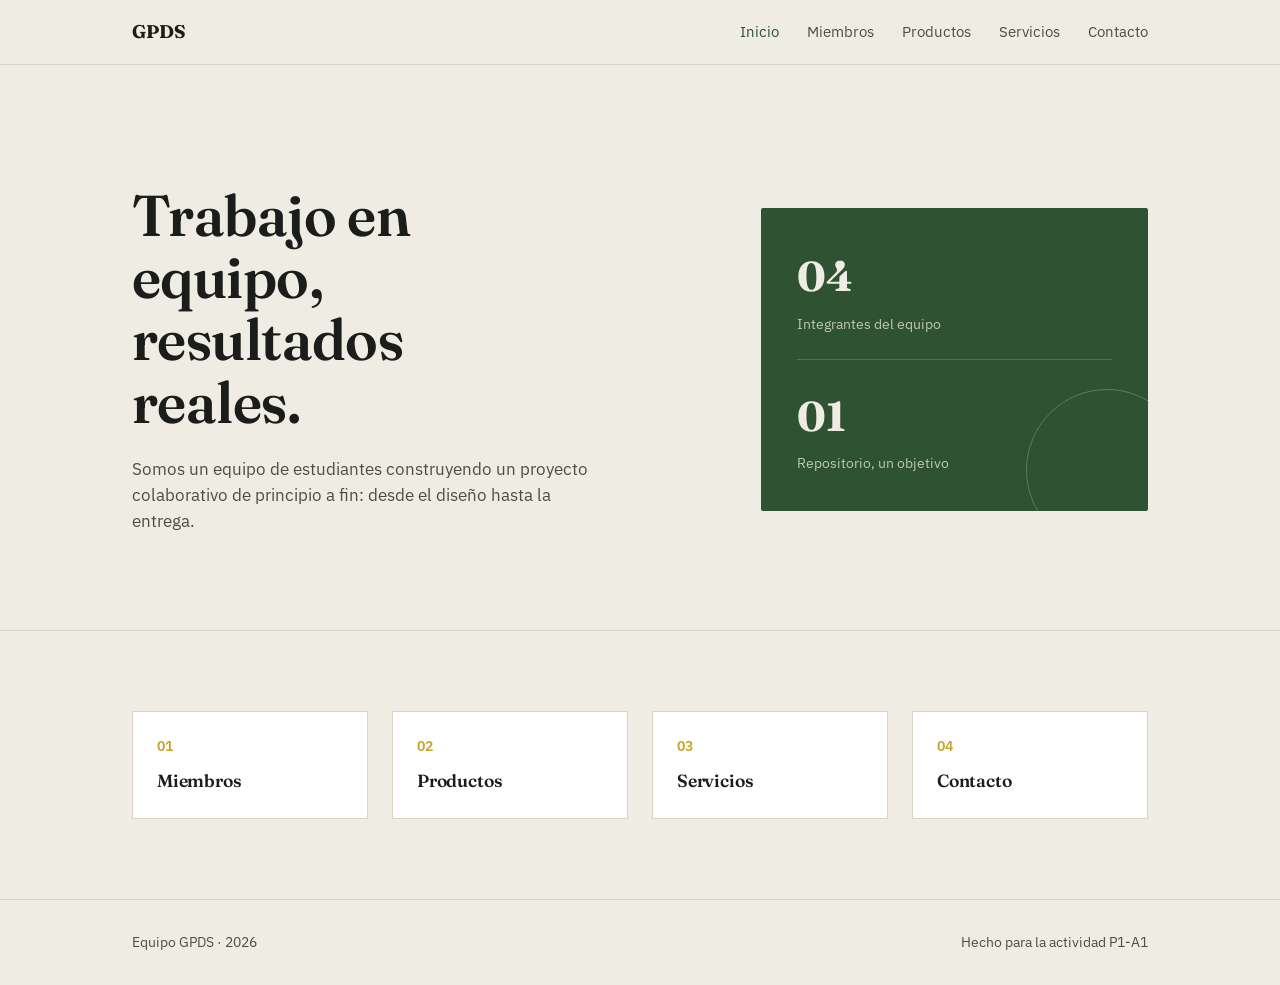
<file: index.html>
<!DOCTYPE html>
<html lang="es">
<head>
<meta charset="UTF-8">
<meta name="viewport" content="width=device-width, initial-scale=1.0">
<title>Equipo GPDS · Inicio</title>
<link rel="preconnect" href="https://fonts.googleapis.com">
<link rel="preconnect" href="https://fonts.gstatic.com" crossorigin>
<link href="https://fonts.googleapis.com/css2?family=Fraunces:opsz,wght@9..144,400;9..144,600;9..144,700&family=IBM+Plex+Sans:wght@400;500;600&display=swap" rel="stylesheet">
<link rel="stylesheet" href="style.css">
</head>
<body>

<nav>
  <div class="wrap">
    <div class="brand">GPDS</div>
    <div class="navlinks">
      <a href="index.html" class="active">Inicio</a>
      <a href="miembros.html">Miembros</a>
      <a href="productos.html">Productos</a>
      <a href="servicios.html">Servicios</a>
      <a href="contacto.html">Contacto</a>
    </div>
  </div>
</nav>

<section id="inicio-hero">
  <div class="wrap">
    <div>
      <h1>Trabajo en equipo, resultados reales.</h1>
      <p class="lead">Somos un equipo de estudiantes construyendo un proyecto colaborativo de principio a fin: desde el diseño hasta la entrega.</p>
    </div>
    <div class="hero-panel">
      <div class="stat">04</div>
      <div class="stat-label">Integrantes del equipo</div>
      <div class="divider"></div>
      <div class="stat">01</div>
      <div class="stat-label">Repositorio, un objetivo</div>
    </div>
  </div>
</section>

<section class="quicklinks">
  <div class="wrap">
    <div class="grid">
      <a href="miembros.html">
        <span class="num">01</span>
        <h3>Miembros</h3>
      </a>
      <a href="productos.html">
        <span class="num">02</span>
        <h3>Productos</h3>
      </a>
      <a href="servicios.html">
        <span class="num">03</span>
        <h3>Servicios</h3>
      </a>
      <a href="contacto.html">
        <span class="num">04</span>
        <h3>Contacto</h3>
      </a>
    </div>
  </div>
</section>

<footer>
  <div class="wrap">
    <span>Equipo GPDS · 2026</span>
    <span>Hecho para la actividad P1-A1</span>
  </div>
</footer>

</body>
</html>
</file>
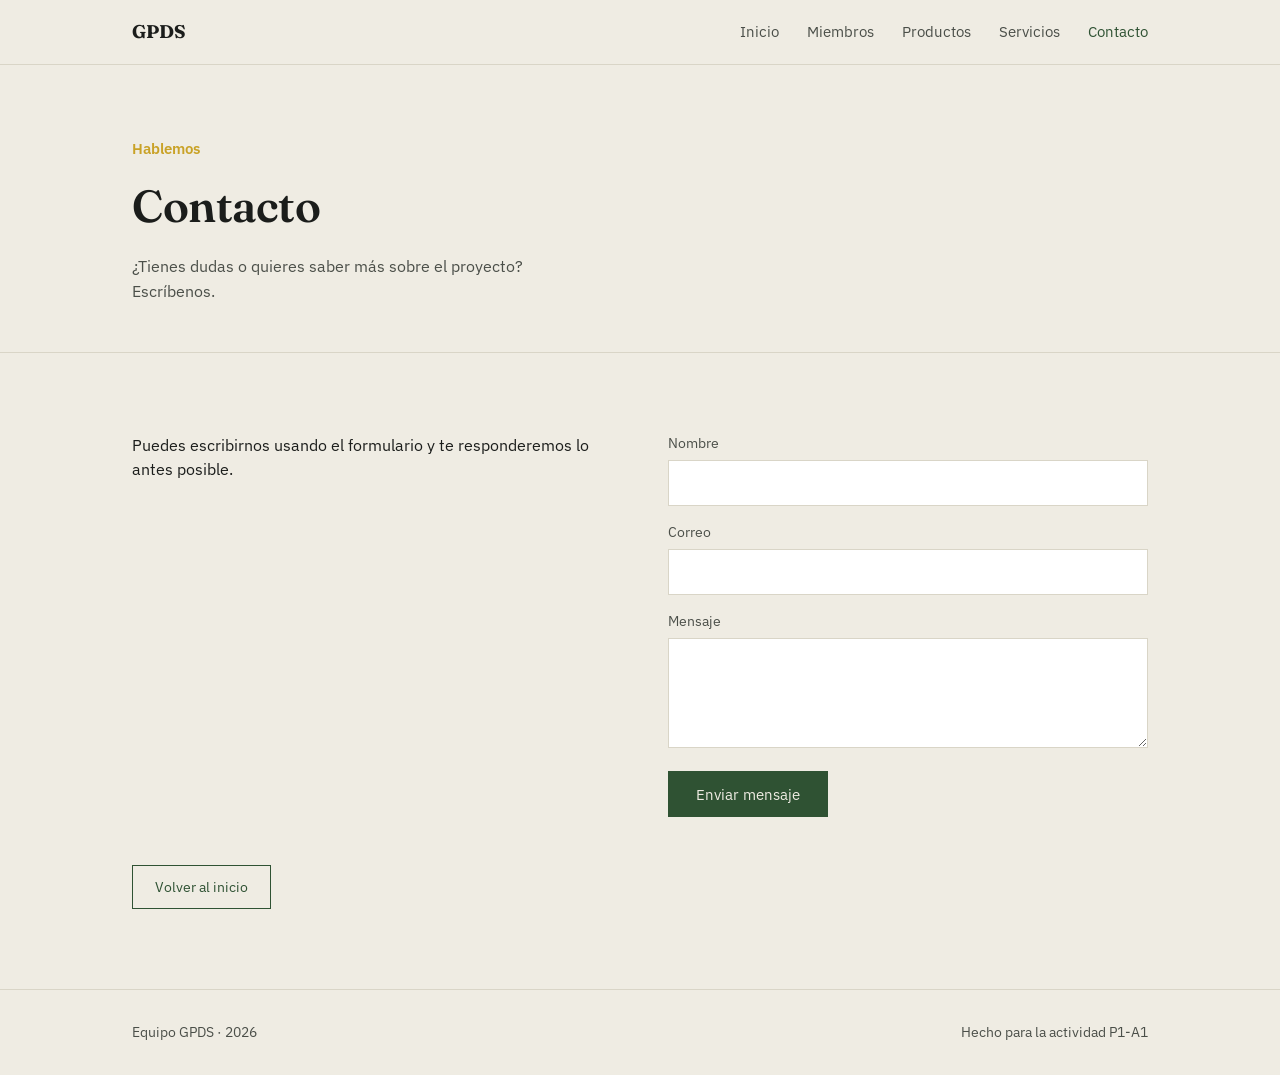
<file: contacto.html>
<!DOCTYPE html>
<html lang="es">
<head>
<meta charset="UTF-8">
<meta name="viewport" content="width=device-width, initial-scale=1.0">
<title>Equipo GPDS · Contacto</title>
<link rel="preconnect" href="https://fonts.googleapis.com">
<link rel="preconnect" href="https://fonts.gstatic.com" crossorigin>
<link href="https://fonts.googleapis.com/css2?family=Fraunces:opsz,wght@9..144,400;9..144,600;9..144,700&family=IBM+Plex+Sans:wght@400;500;600&display=swap" rel="stylesheet">
<link rel="stylesheet" href="style.css">
</head>
<body>

<nav>
  <div class="wrap">
    <div class="brand">GPDS</div>
    <div class="navlinks">
      <a href="index.html">Inicio</a>
      <a href="miembros.html">Miembros</a>
      <a href="productos.html">Productos</a>
      <a href="servicios.html">Servicios</a>
      <a href="contacto.html" class="active">Contacto</a>
    </div>
  </div>
</nav>

<header class="page-head">
  <div class="wrap">
    <span class="kicker">Hablemos</span>
    <h1>Contacto</h1>
    <p class="lead">¿Tienes dudas o quieres saber más sobre el proyecto? Escríbenos.</p>
  </div>
</header>

<section class="content">
  <div class="wrap contact-grid">
    <div>
      <p>Puedes escribirnos usando el formulario y te responderemos lo antes posible.</p>
    </div>
    <form onsubmit="event.preventDefault(); alert('Mensaje enviado (formulario de demostración).');">
      <div>
        <label for="nombre">Nombre</label>
        <input type="text" id="nombre" name="nombre" required>
      </div>
      <div>
        <label for="correo">Correo</label>
        <input type="email" id="correo" name="correo" required>
      </div>
      <div>
        <label for="mensaje">Mensaje</label>
        <textarea id="mensaje" name="mensaje" required></textarea>
      </div>
      <button type="submit">Enviar mensaje</button>
    </form>
  </div>
  <div class="wrap">
    <a href="index.html" class="back-home">Volver al inicio</a>
  </div>
</section>

<footer>
  <div class="wrap">
    <span>Equipo GPDS · 2026</span>
    <span>Hecho para la actividad P1-A1</span>
  </div>
</footer>

</body>
</html>
</file>
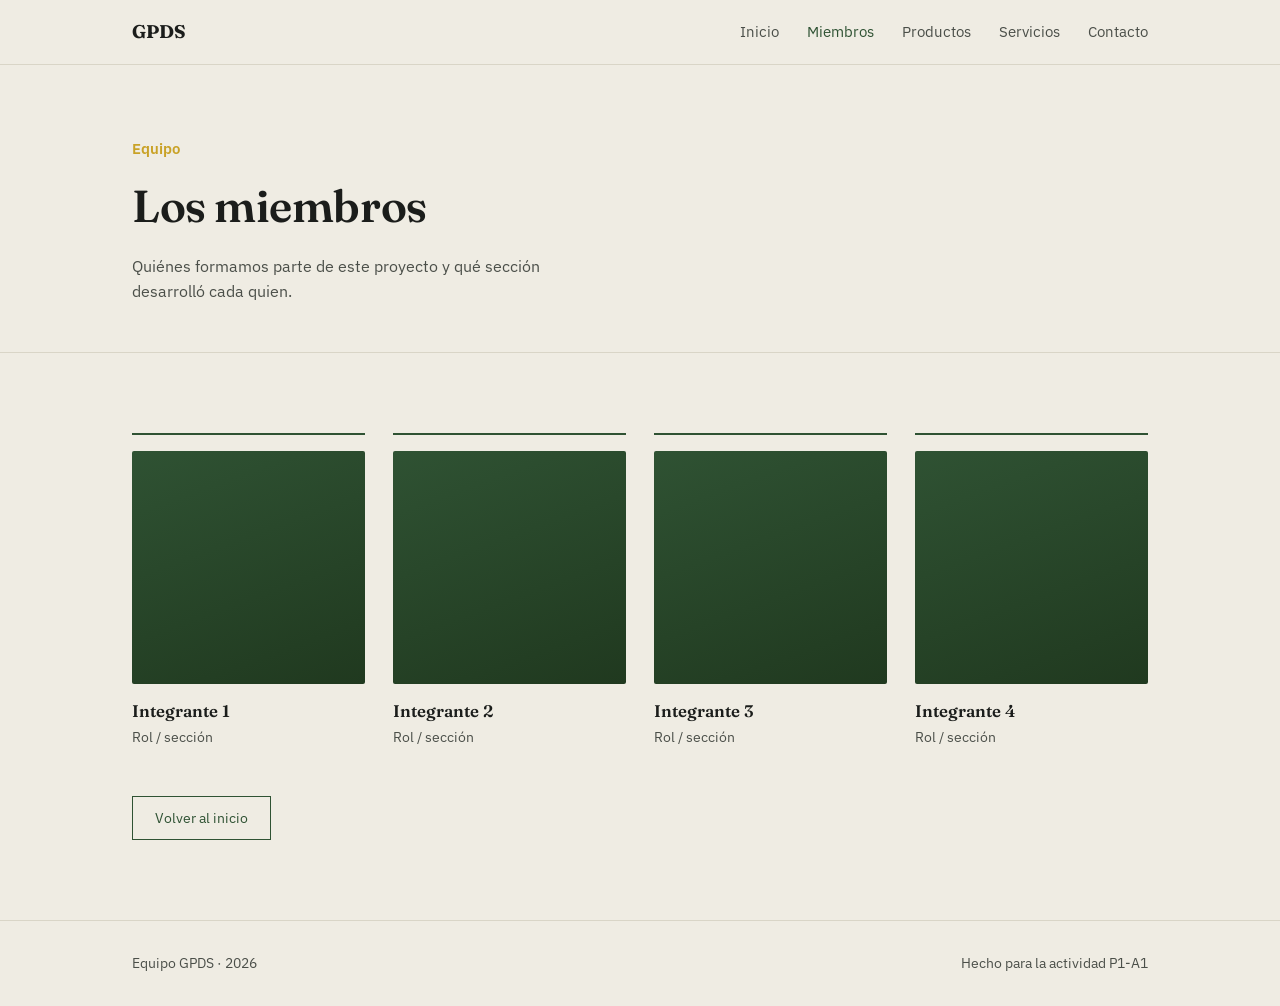
<file: miembros.html>
<!DOCTYPE html>
<html lang="es">
<head>
<meta charset="UTF-8">
<meta name="viewport" content="width=device-width, initial-scale=1.0">
<title>Equipo GPDS · Miembros</title>
<link rel="preconnect" href="https://fonts.googleapis.com">
<link rel="preconnect" href="https://fonts.gstatic.com" crossorigin>
<link href="https://fonts.googleapis.com/css2?family=Fraunces:opsz,wght@9..144,400;9..144,600;9..144,700&family=IBM+Plex+Sans:wght@400;500;600&display=swap" rel="stylesheet">
<link rel="stylesheet" href="style.css">
</head>
<body>

<nav>
  <div class="wrap">
    <div class="brand">GPDS</div>
    <div class="navlinks">
      <a href="index.html">Inicio</a>
      <a href="miembros.html" class="active">Miembros</a>
      <a href="productos.html">Productos</a>
      <a href="servicios.html">Servicios</a>
      <a href="contacto.html">Contacto</a>
    </div>
  </div>
</nav>

<header class="page-head">
  <div class="wrap">
    <span class="kicker">Equipo</span>
    <h1>Los miembros</h1>
    <p class="lead">Quiénes formamos parte de este proyecto y qué sección desarrolló cada quien.</p>
  </div>
</header>

<section class="content">
  <div class="wrap">
    <div class="team-grid">
      <div class="member">
        <div class="avatar"></div>
        <h3>Integrante 1</h3>
        <div class="role">Rol / sección</div>
      </div>
      <div class="member">
        <div class="avatar"></div>
        <h3>Integrante 2</h3>
        <div class="role">Rol / sección</div>
      </div>
      <div class="member">
        <div class="avatar"></div>
        <h3>Integrante 3</h3>
        <div class="role">Rol / sección</div>
      </div>
      <div class="member">
        <div class="avatar"></div>
        <h3>Integrante 4</h3>
        <div class="role">Rol / sección</div>
      </div>
    </div>
    <a href="index.html" class="back-home">Volver al inicio</a>
  </div>
</section>

<footer>
  <div class="wrap">
    <span>Equipo GPDS · 2026</span>
    <span>Hecho para la actividad P1-A1</span>
  </div>
</footer>

</body>
</html>
</file>
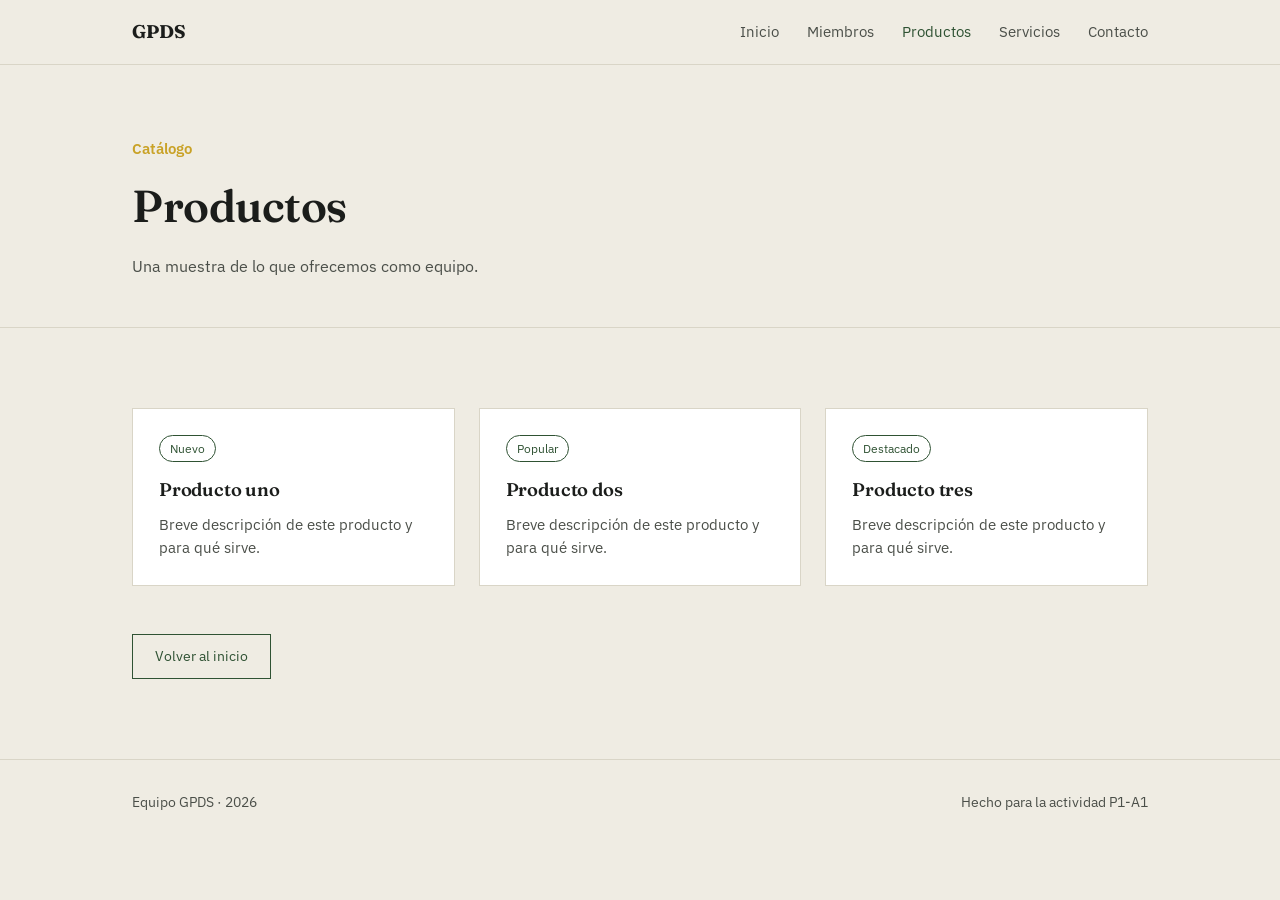
<file: productos.html>
<!DOCTYPE html>
<html lang="es">
<head>
<meta charset="UTF-8">
<meta name="viewport" content="width=device-width, initial-scale=1.0">
<title>Equipo GPDS · Productos</title>
<link rel="preconnect" href="https://fonts.googleapis.com">
<link rel="preconnect" href="https://fonts.gstatic.com" crossorigin>
<link href="https://fonts.googleapis.com/css2?family=Fraunces:opsz,wght@9..144,400;9..144,600;9..144,700&family=IBM+Plex+Sans:wght@400;500;600&display=swap" rel="stylesheet">
<link rel="stylesheet" href="style.css">
</head>
<body>

<nav>
  <div class="wrap">
    <div class="brand">GPDS</div>
    <div class="navlinks">
      <a href="index.html">Inicio</a>
      <a href="miembros.html">Miembros</a>
      <a href="productos.html" class="active">Productos</a>
      <a href="servicios.html">Servicios</a>
      <a href="contacto.html">Contacto</a>
    </div>
  </div>
</nav>

<header class="page-head">
  <div class="wrap">
    <span class="kicker">Catálogo</span>
    <h1>Productos</h1>
    <p class="lead">Una muestra de lo que ofrecemos como equipo.</p>
  </div>
</header>

<section class="content">
  <div class="wrap">
    <div class="product-grid">
      <div class="product-card">
        <span class="tag">Nuevo</span>
        <h3>Producto uno</h3>
        <p>Breve descripción de este producto y para qué sirve.</p>
      </div>
      <div class="product-card">
        <span class="tag">Popular</span>
        <h3>Producto dos</h3>
        <p>Breve descripción de este producto y para qué sirve.</p>
      </div>
      <div class="product-card">
        <span class="tag">Destacado</span>
        <h3>Producto tres</h3>
        <p>Breve descripción de este producto y para qué sirve.</p>
      </div>
    </div>
    <a href="index.html" class="back-home">Volver al inicio</a>
  </div>
</section>

<footer>
  <div class="wrap">
    <span>Equipo GPDS · 2026</span>
    <span>Hecho para la actividad P1-A1</span>
  </div>
</footer>

</body>
</html>
</file>
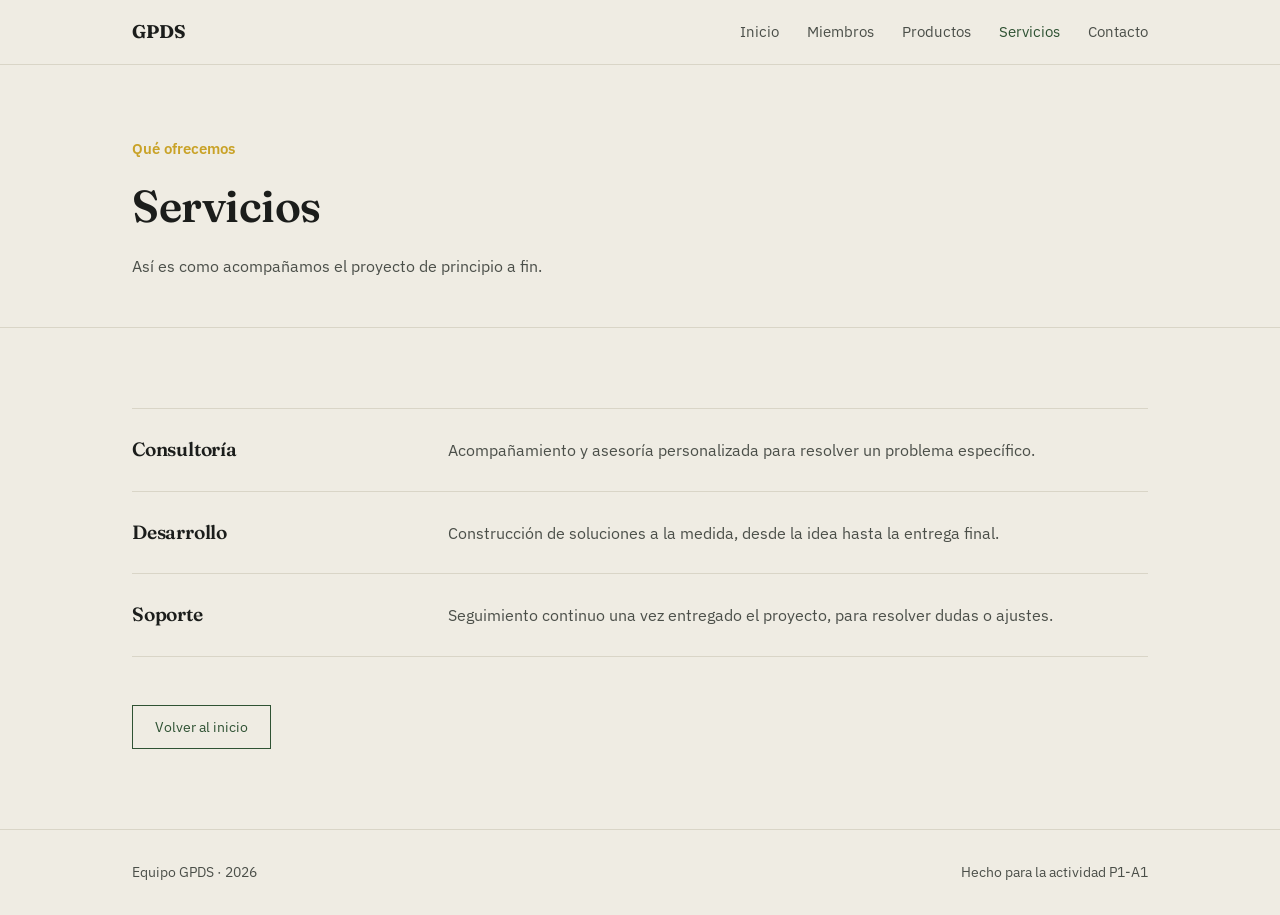
<file: servicios.html>
<!DOCTYPE html>
<html lang="es">
<head>
<meta charset="UTF-8">
<meta name="viewport" content="width=device-width, initial-scale=1.0">
<title>Equipo GPDS · Servicios</title>
<link rel="preconnect" href="https://fonts.googleapis.com">
<link rel="preconnect" href="https://fonts.gstatic.com" crossorigin>
<link href="https://fonts.googleapis.com/css2?family=Fraunces:opsz,wght@9..144,400;9..144,600;9..144,700&family=IBM+Plex+Sans:wght@400;500;600&display=swap" rel="stylesheet">
<link rel="stylesheet" href="style.css">
</head>
<body>

<nav>
  <div class="wrap">
    <div class="brand">GPDS</div>
    <div class="navlinks">
      <a href="index.html">Inicio</a>
      <a href="miembros.html">Miembros</a>
      <a href="productos.html">Productos</a>
      <a href="servicios.html" class="active">Servicios</a>
      <a href="contacto.html">Contacto</a>
    </div>
  </div>
</nav>

<header class="page-head">
  <div class="wrap">
    <span class="kicker">Qué ofrecemos</span>
    <h1>Servicios</h1>
    <p class="lead">Así es como acompañamos el proyecto de principio a fin.</p>
  </div>
</header>

<section class="content">
  <div class="wrap">
    <div class="service-row">
      <h3>Consultoría</h3>
      <p>Acompañamiento y asesoría personalizada para resolver un problema específico.</p>
    </div>
    <div class="service-row">
      <h3>Desarrollo</h3>
      <p>Construcción de soluciones a la medida, desde la idea hasta la entrega final.</p>
    </div>
    <div class="service-row">
      <h3>Soporte</h3>
      <p>Seguimiento continuo una vez entregado el proyecto, para resolver dudas o ajustes.</p>
    </div>
    <a href="index.html" class="back-home">Volver al inicio</a>
  </div>
</section>

<footer>
  <div class="wrap">
    <span>Equipo GPDS · 2026</span>
    <span>Hecho para la actividad P1-A1</span>
  </div>
</footer>

</body>
</html>
</file>
<file: style.css>
:root{
  --stone:#EFECE3;
  --surface:#FFFFFF;
  --ink:#1B1D1B;
  --ink-soft:#4B4F49;
  --forest:#2F5233;
  --forest-deep:#20391F;
  --gold:#C9A227;
  --line:#D9D5C7;
}

*{ box-sizing:border-box; margin:0; padding:0; }

body{
  background:var(--stone);
  color:var(--ink);
  font-family:'IBM Plex Sans', sans-serif;
  line-height:1.55;
}

h1,h2,h3{
  font-family:'Fraunces', serif;
  font-weight:600;
  letter-spacing:-0.01em;
  color:var(--ink);
}

a{ color:inherit; text-decoration:none; }

img{ max-width:100%; display:block; }

.wrap{
  max-width:1080px;
  margin:0 auto;
  padding:0 32px;
}

/* NAV */
nav{
  position:sticky;
  top:0;
  z-index:50;
  background:rgba(239,236,227,0.92);
  backdrop-filter:blur(6px);
  border-bottom:1px solid var(--line);
}

nav .wrap{
  display:flex;
  align-items:center;
  justify-content:space-between;
  height:64px;
}

.brand{
  font-family:'Fraunces', serif;
  font-weight:700;
  font-size:1.15rem;
}

.navlinks{
  display:flex;
  gap:28px;
  font-size:0.92rem;
}

.navlinks a{
  position:relative;
  padding:4px 0;
  color:var(--ink-soft);
  transition:color .2s ease;
}

.navlinks a:hover, .navlinks a.active{ color:var(--forest); }

/* PAGE HEADER (non-home pages) */
.page-head{
  padding:72px 0 48px;
  border-bottom:1px solid var(--line);
}

.page-head .kicker{
  color:var(--gold);
  font-weight:600;
  font-size:0.95rem;
  margin-bottom:10px;
  display:block;
}

.page-head h1{
  font-size:clamp(2rem, 4vw, 2.8rem);
}

.page-head p.lead{
  margin-top:14px;
  max-width:46ch;
  color:var(--ink-soft);
}

/* HERO (home page) */
#inicio-hero{
  padding:120px 0 96px;
}

#inicio-hero .wrap{
  display:grid;
  grid-template-columns:1.2fr 0.8fr;
  gap:48px;
  align-items:center;
}

#inicio-hero h1{
  font-size:clamp(2.4rem, 5vw, 3.6rem);
  line-height:1.08;
  max-width:11ch;
}

#inicio-hero p.lead{
  margin-top:22px;
  max-width:46ch;
  color:var(--ink-soft);
  font-size:1.05rem;
}

.hero-panel{
  background:var(--forest);
  color:var(--stone);
  border-radius:2px;
  padding:36px;
  position:relative;
  overflow:hidden;
}

.hero-panel::after{
  content:"";
  position:absolute;
  right:-40px;
  bottom:-40px;
  width:160px;
  height:160px;
  border:1px solid rgba(239,236,227,0.25);
  border-radius:50%;
}

.hero-panel .stat{
  font-family:'Fraunces', serif;
  font-size:2.6rem;
  font-weight:700;
}

.hero-panel .stat-label{
  margin-top:4px;
  color:rgba(239,236,227,0.75);
  font-size:0.9rem;
}

.hero-panel .divider{
  height:1px;
  background:rgba(239,236,227,0.2);
  margin:24px 0;
}

/* Quick links on home page */
.quicklinks{
  padding:80px 0;
  border-top:1px solid var(--line);
}

.quicklinks .grid{
  display:grid;
  grid-template-columns:repeat(4, 1fr);
  gap:24px;
}

.quicklinks a{
  display:block;
  background:var(--surface);
  border:1px solid var(--line);
  padding:24px;
  transition:border-color .2s ease;
}

.quicklinks a:hover{ border-color:var(--forest); }

.quicklinks .num{
  color:var(--gold);
  font-size:0.85rem;
  font-weight:600;
  margin-bottom:10px;
  display:block;
}

.quicklinks h3{
  font-size:1.1rem;
}

/* SECTION SHELL */
section.content{
  padding:80px 0;
}

.section-head{
  margin-bottom:44px;
}

/* MIEMBROS */
.team-grid{
  display:grid;
  grid-template-columns:repeat(4, 1fr);
  gap:28px;
}

.member{
  border-top:2px solid var(--forest);
  padding-top:16px;
}

.member .avatar{
  width:100%;
  aspect-ratio:1;
  background:linear-gradient(160deg, var(--forest), var(--forest-deep));
  border-radius:2px;
  margin-bottom:14px;
}

.member h3{ font-size:1.05rem; }

.member .role{
  color:var(--ink-soft);
  font-size:0.9rem;
  margin-top:2px;
}

/* PRODUCTOS */
.product-grid{
  display:grid;
  grid-template-columns:repeat(3, 1fr);
  gap:24px;
}

.product-card{
  background:var(--surface);
  border:1px solid var(--line);
  padding:26px;
}

.product-card .tag{
  display:inline-block;
  font-size:0.78rem;
  color:var(--forest);
  border:1px solid var(--forest);
  padding:3px 10px;
  border-radius:100px;
  margin-bottom:14px;
}

.product-card h3{ font-size:1.15rem; margin-bottom:8px; }

.product-card p{ color:var(--ink-soft); font-size:0.94rem; }

/* SERVICIOS */
.service-row{
  display:grid;
  grid-template-columns:1fr 2.4fr;
  gap:24px;
  padding:26px 0;
  border-bottom:1px solid var(--line);
  align-items:baseline;
}

.service-row:first-of-type{ border-top:1px solid var(--line); }

.service-row h3{ font-size:1.2rem; }

.service-row p{ color:var(--ink-soft); }

/* CONTACTO */
.contact-grid{
  display:grid;
  grid-template-columns:1fr 1fr;
  gap:56px;
}

form{
  display:flex;
  flex-direction:column;
  gap:16px;
}

label{
  font-size:0.85rem;
  color:var(--ink-soft);
  margin-bottom:6px;
  display:block;
}

input, textarea{
  width:100%;
  background:var(--surface);
  border:1px solid var(--line);
  padding:12px 14px;
  font-family:inherit;
  font-size:0.95rem;
  color:var(--ink);
}

input:focus, textarea:focus{
  outline:2px solid var(--forest);
  outline-offset:1px;
}

textarea{ resize:vertical; min-height:110px; }

button{
  align-self:flex-start;
  background:var(--forest);
  color:var(--stone);
  border:none;
  padding:13px 28px;
  font-family:inherit;
  font-size:0.95rem;
  cursor:pointer;
  transition:background .2s ease;
}

button:hover{ background:var(--forest-deep); }

/* Back to home link used on every non-home page */
.back-home{
  display:inline-block;
  margin:48px 0 0;
  padding:10px 22px;
  border:1px solid var(--forest);
  color:var(--forest);
  font-size:0.9rem;
  transition:background .2s ease, color .2s ease;
}

.back-home:hover{
  background:var(--forest);
  color:var(--stone);
}

/* FOOTER */
footer{
  padding:32px 0;
  border-top:1px solid var(--line);
  color:var(--ink-soft);
  font-size:0.85rem;
}

footer .wrap{
  display:flex;
  justify-content:space-between;
}

@media (max-width: 800px){
  #inicio-hero .wrap{ grid-template-columns:1fr; }
  .quicklinks .grid{ grid-template-columns:repeat(2, 1fr); }
  .team-grid{ grid-template-columns:repeat(2, 1fr); }
  .product-grid{ grid-template-columns:1fr; }
  .service-row{ grid-template-columns:1fr; }
  .contact-grid{ grid-template-columns:1fr; }
  .navlinks{ display:none; }
  footer .wrap{ flex-direction:column; gap:8px; }
}
</file>
